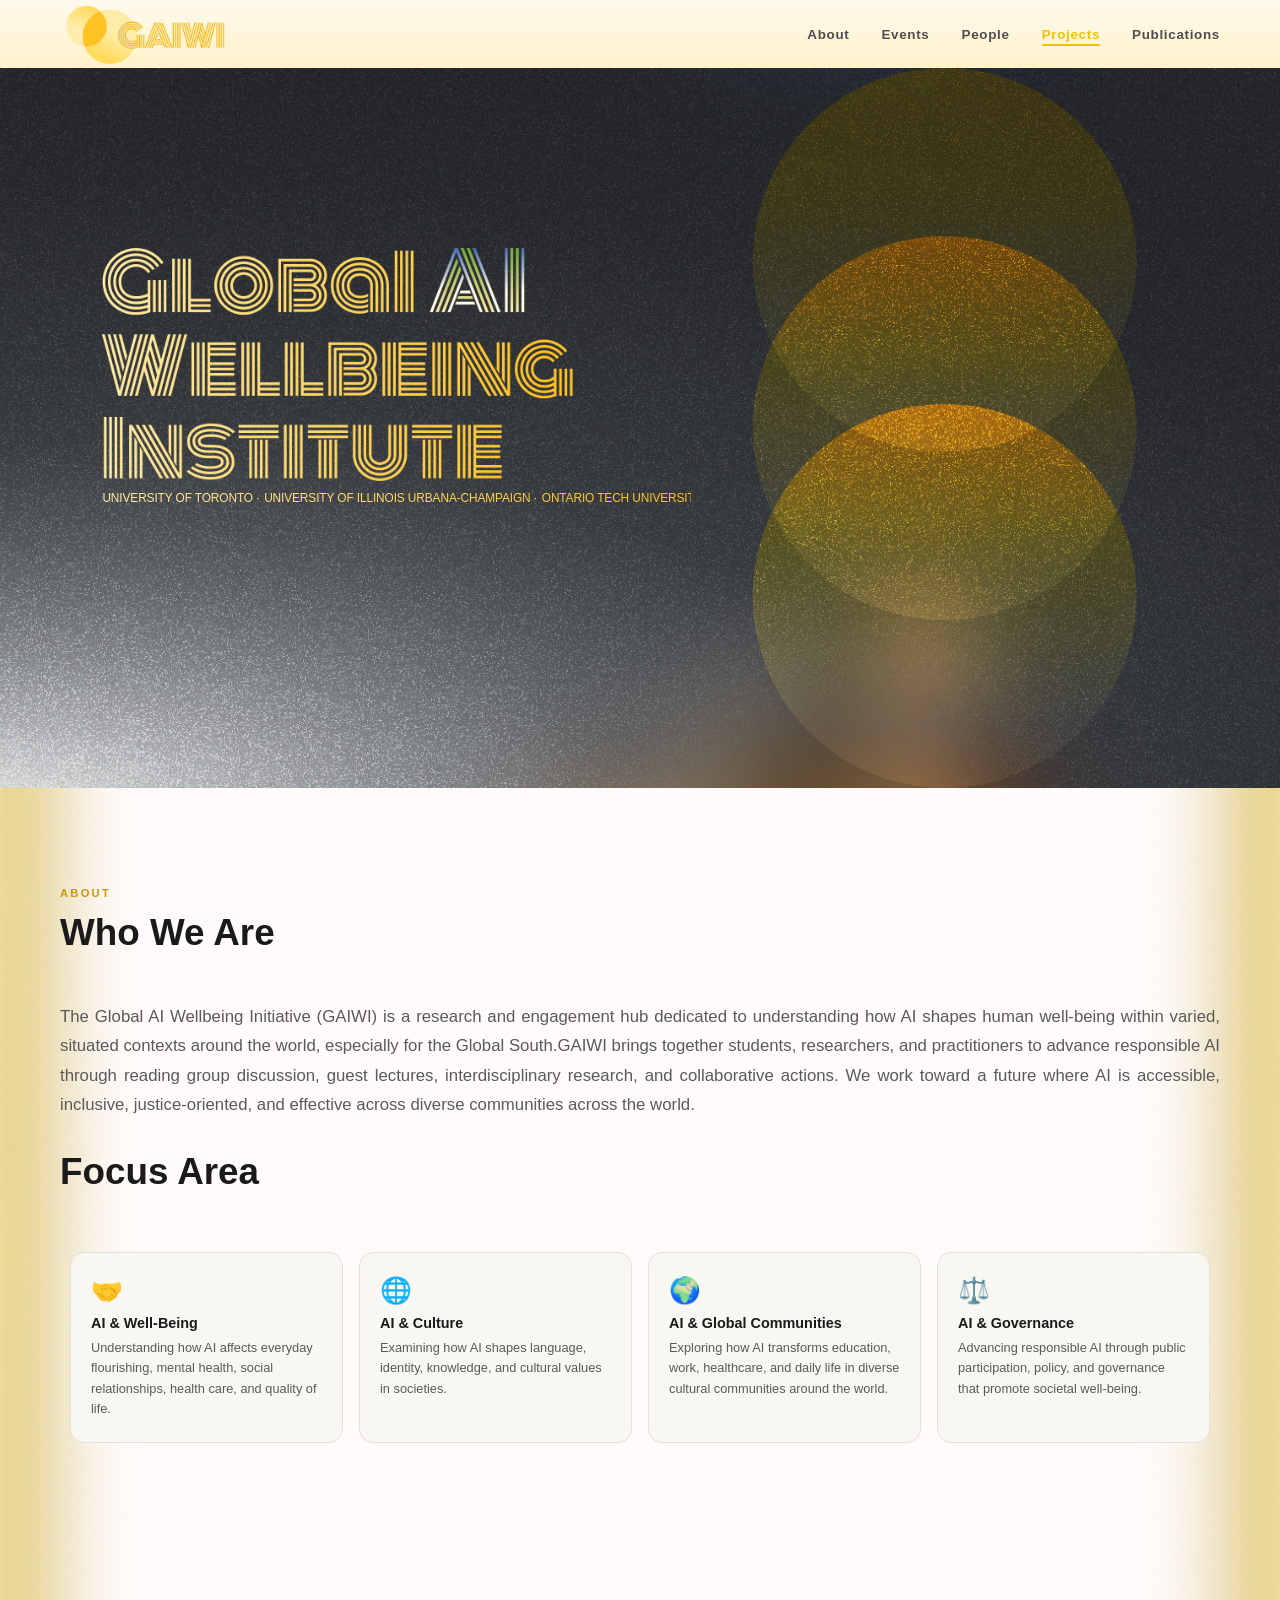
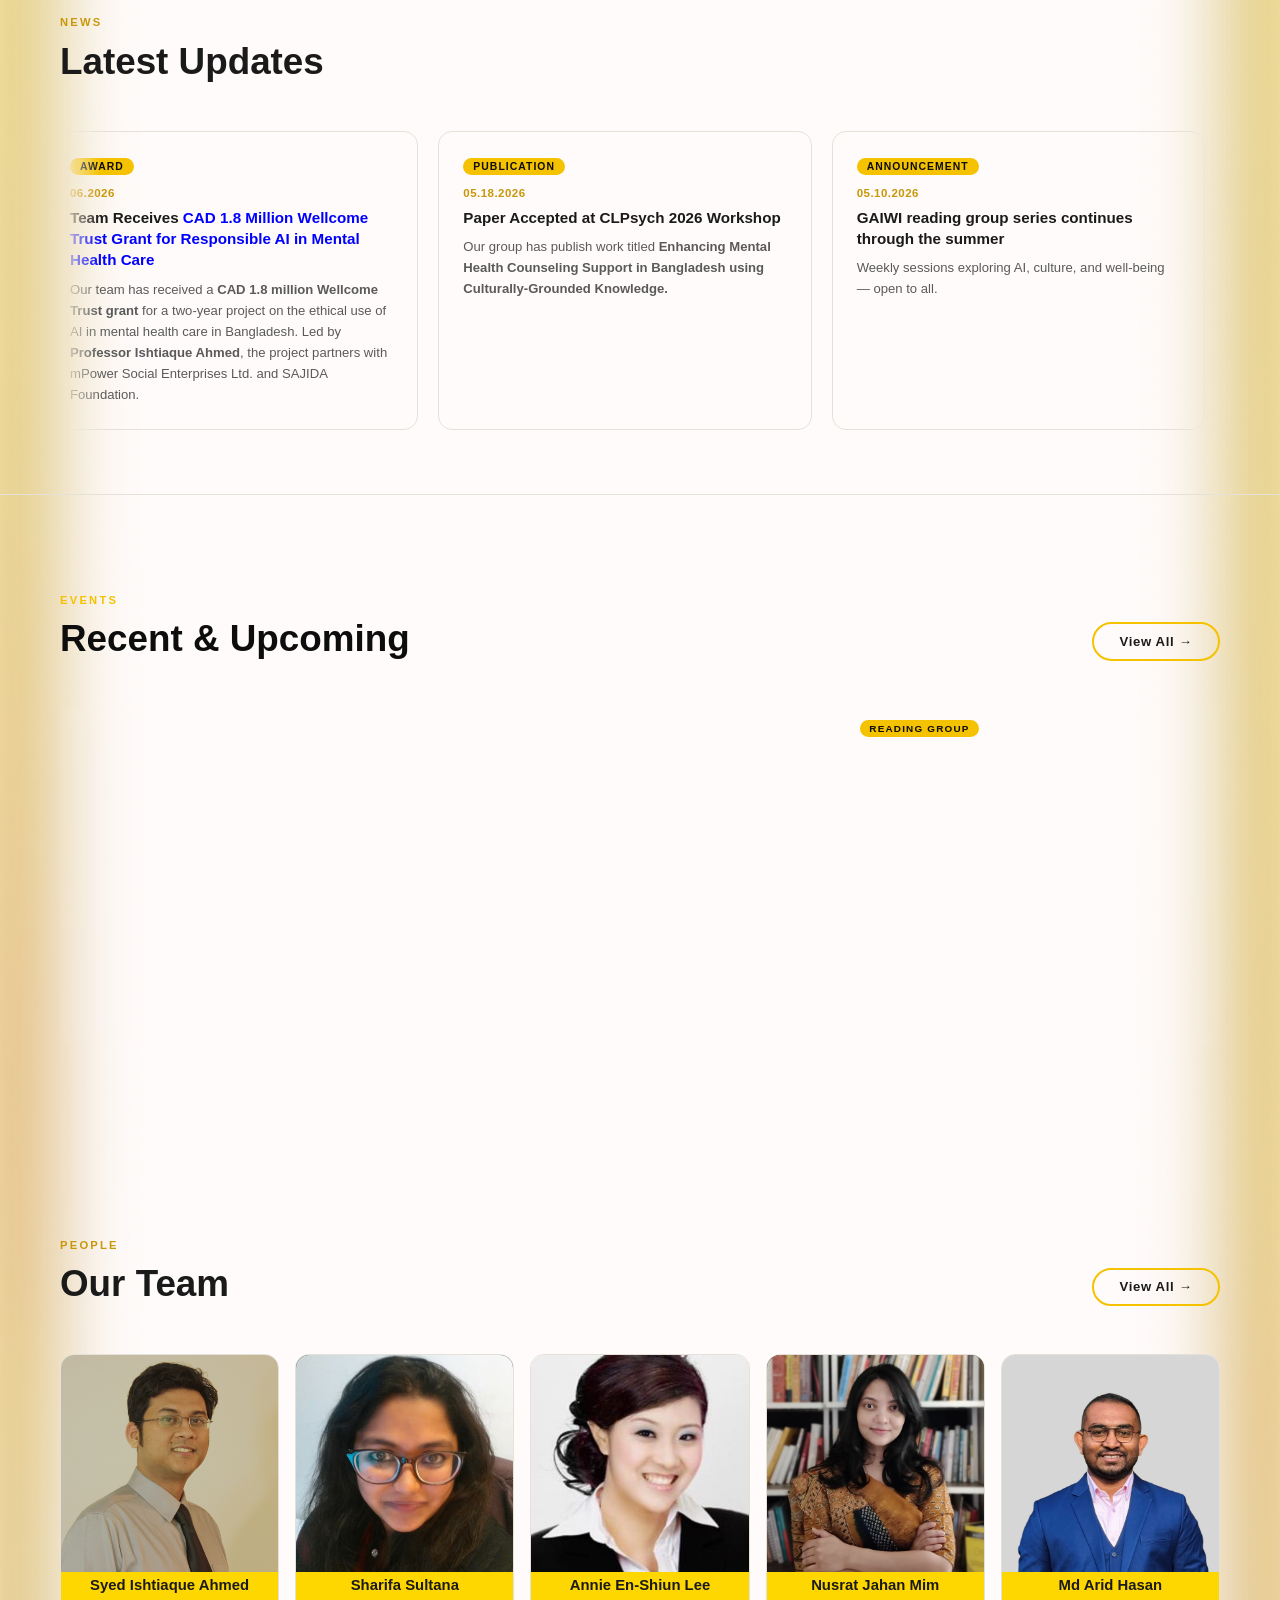
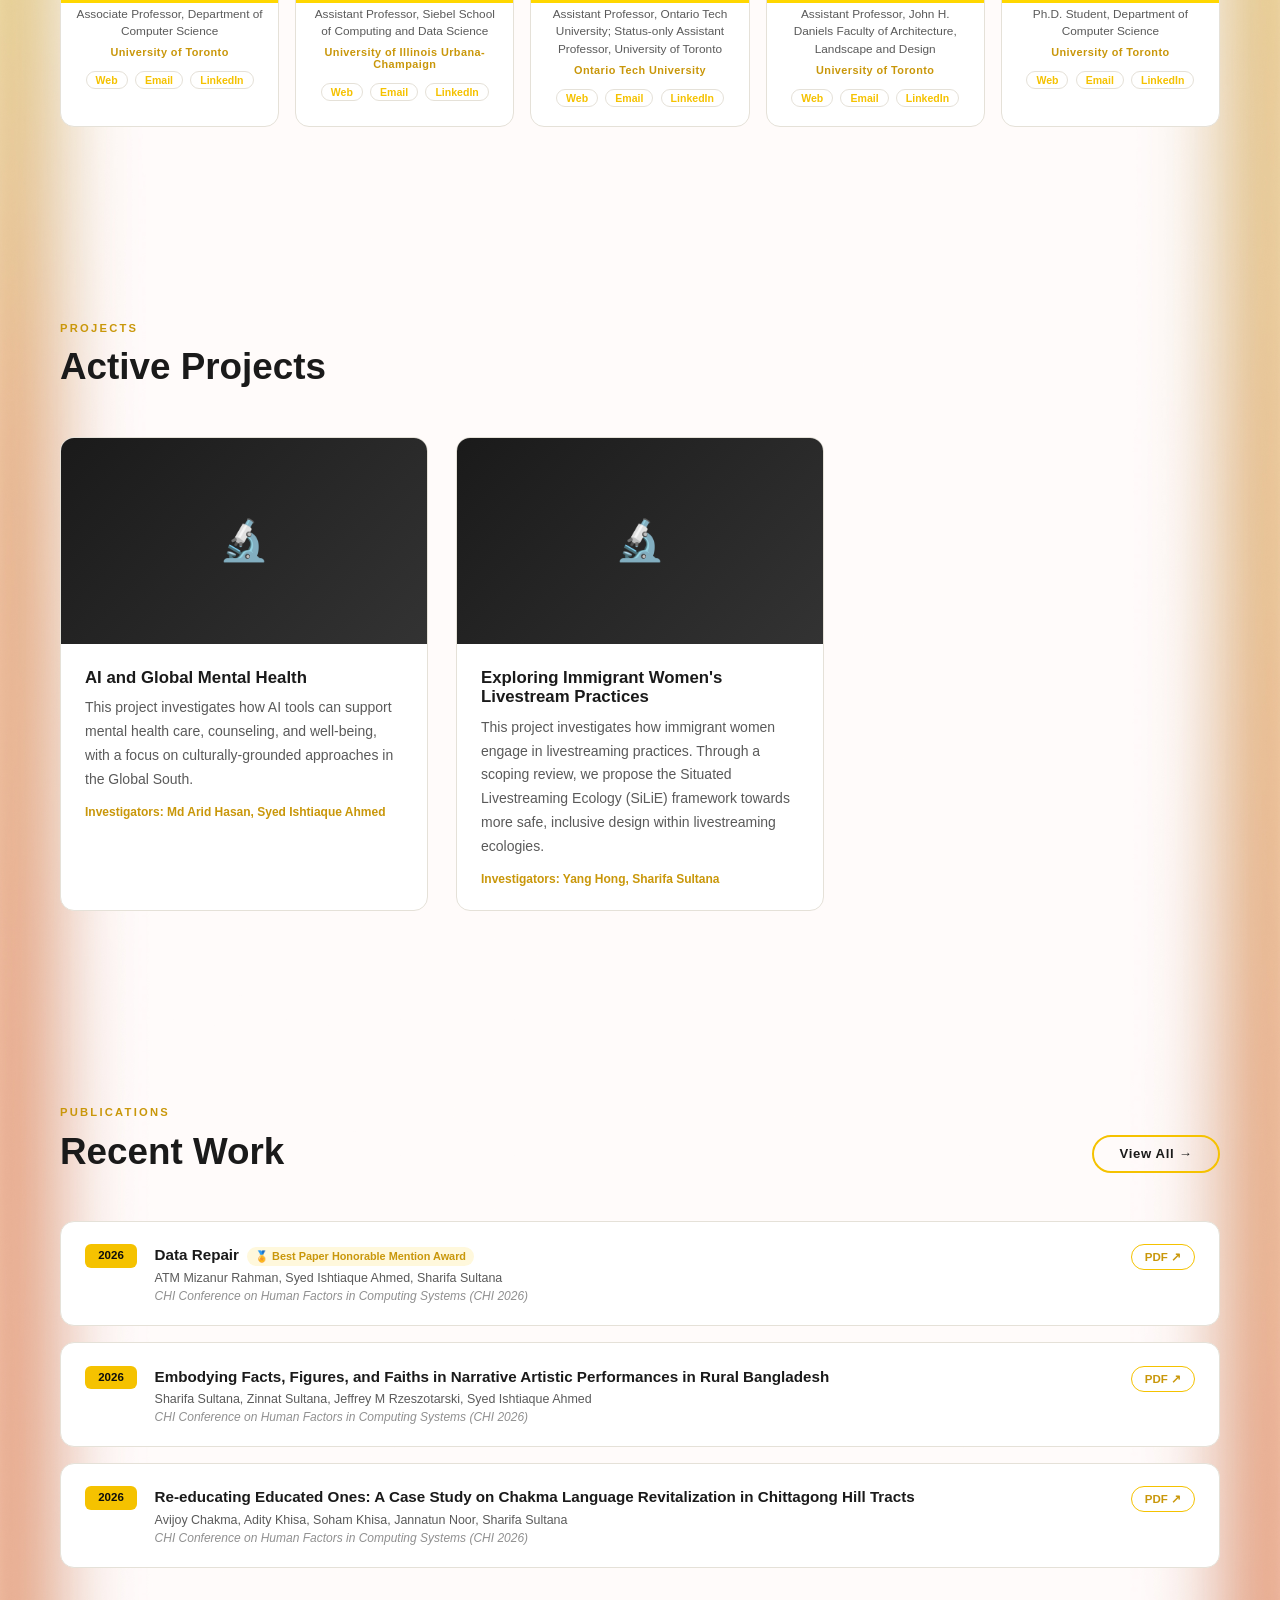
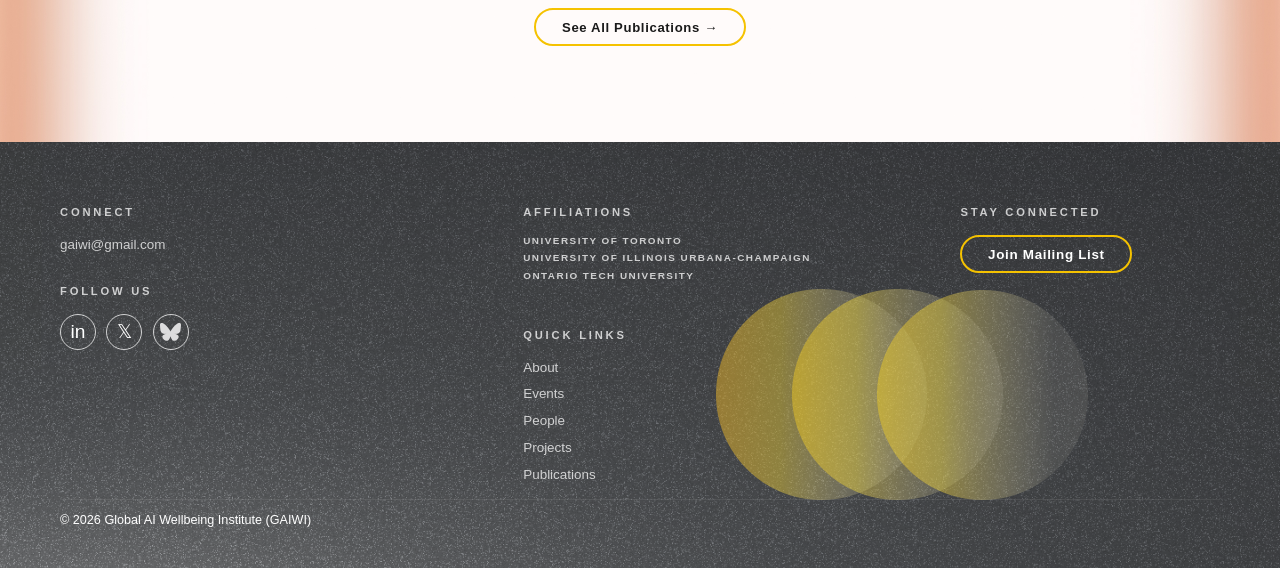
<file: index.html>
<!DOCTYPE html>
<html lang="en">
<head>
  <meta charset="UTF-8">
  <meta name="viewport" content="width=device-width, initial-scale=1.0">
  <title>GAIWI — Global AI Wellbeing Institute</title>
  <meta name="description" content="A research and engagement hub dedicated to understanding how AI shapes human well-being in diverse global contexts.">
  <link rel="icon" type="image/png" href="./images/design_up/favicon.png">
  <link rel="preconnect" href="https://fonts.googleapis.com">
  <link rel="preconnect" href="https://fonts.gstatic.com" crossorigin>
  <link href="https://fonts.googleapis.com/css2?family=Space+Grotesk:wght@400;600;700;800&family=Inter:wght@400;500;600&display=swap" rel="stylesheet">
  <link rel="stylesheet" href="css/style.css">
</head>
<body class="full_page">

  <!-- NAV -->
  <nav id="site-nav" aria-label="Main navigation"></nav>

  <!-- ═══ HERO ═══════════════════════════════════════════════ -->
<!--  <section id="hero">-->
<!--    <div class="hero-bg"></div>-->
<!--    <div class="container">-->
<!--      <div class="hero-content">-->
<!--        &lt;!&ndash; Real gaiwi_title.png wordmark &ndash;&gt;-->
<!--        <img-->
<!--          class="hero-title-img"-->
<!--          src="./images/design_up/gaiwi_title.png"-->
<!--          alt="Global AI Wellbeing Initiative"-->
<!--        >-->
<!--        <div class="hero-affiliations" id="hero-affils"></div>-->
<!--      </div>-->
<!--    </div>-->
<!--  </section>-->

  <section id="hero">
      <div class="fig-flower-blue"></div>
      <div class="fig-flower-orange"></div>
      <div class="fig-soft-overlay"></div>
      <div class="fig-circle fig-circle-1"></div>
      <div class="fig-circle fig-circle-2"></div>
      <div class="fig-circle fig-circle-3"></div>
      <div class="fig-radial-overlay"></div>
      <div class="fig-title">
          <img class="fig-title-vector" src="./images/design_up/gaiwi_title.png" alt="Global AI Wellbeing">
<!--          <div class="fig-institute-text">Institute</div>-->

          <div class="fig-affils" id="hero-affils"></div>
      </div>
  </section>

  <!-- ═══ ABOUT ═══════════════════════════════════════════════ -->
  <section id="about">
    <div class="container">
      <div class="section-header">
        <p class="section-eyebrow">About</p>
        <h2 class="section-title">Who We Are</h2>
      </div>
      <div class="about-inner">
        <div id="about-text" class="about-text"></div>
<!--        <div id="focus-grid" class="focus-grid"></div>-->
      </div>
        <div class="section-header">
            <h2 class="section-title">Focus Area</h2>
        </div>
        <div class="about-inner">
            <div id="focus-grid" class="focus-grid"></div>
        </div>
    </div>
  </section>

  <!-- ═══ EVENTS ══════════════════════════════════════════════ -->
  <section id="events">
    <div class="container">
      <div class="section-header" style="display:flex;align-items:flex-end;justify-content:space-between;flex-wrap:wrap;gap:1rem;">
          <div>
            <p class="section-eyebrow">Events</p>
            <h2 class="section-title">Recent &amp; Upcoming</h2>
          </div>
          <a href="#" class="btn-outline">View All →</a>
      </div>
      <div id="events-grid" class="events-grid"></div>
    </div>
  </section>

  <!-- ═══ PEOPLE PREVIEW ══════════════════════════════════════ -->
  <section id="people-preview">
    <div class="container">
      <div class="section-header" style="display:flex;align-items:flex-end;justify-content:space-between;flex-wrap:wrap;gap:1rem;">
        <div>
          <p class="section-eyebrow">People</p>
          <h2 class="section-title">Our Team</h2>
        </div>
        <a href="people.html" class="btn-outline">View All →</a>
      </div>
      <div id="people-grid" class="people-grid"></div>
    </div>
  </section>

  <!-- ═══ RESEARCH ════════════════════════════════════════════ -->
  <section id="project">
    <div class="container">
      <div class="section-header">
        <p class="section-eyebrow">Projects</p>
        <h2 class="section-title">Active Projects</h2>
      </div>
      <div id="research-grid" class="research-grid"></div>
    </div>
  </section>

  <!-- ═══ PUBLICATIONS PREVIEW ════════════════════════════════ -->
  <section id="publications-preview">
    <div class="container">
      <div class="section-header" style="display:flex;align-items:flex-end;justify-content:space-between;flex-wrap:wrap;gap:1rem;">
        <div>
          <p class="section-eyebrow">Publications</p>
          <h2 class="section-title">Recent Work</h2>
        </div>
        <a href="publications.html" class="btn-outline">View All →</a>
      </div>
      <div id="pub-list" class="pub-list"></div>
      <div class="view-all-wrap">
        <a href="publications.html" class="btn-outline">See All Publications →</a>
      </div>
    </div>
  </section>

  <!-- FOOTER -->
  <footer id="site-footer"></footer>

  <!-- SCRIPTS -->
  <script src="js/data.js"></script>
  <script src="js/news.js"></script>
  <script src="js/components.js"></script>
  <script>
    renderNav('About');
    renderFooter();

    // ── HERO affiliations
    document.getElementById('hero-affils').innerHTML =
      GAIWI_DATA.hero.affiliations
        .map(a => `<span class="hero-affil">${a}</span>`)
        .join('');

    // ── ABOUT
    const about = GAIWI_DATA.about;
    document.getElementById('about-text').innerHTML =
      about.paragraphs.map(p => `<p>${p}</p>`).join('');

    document.getElementById('focus-grid').innerHTML =
      about.focusAreas.map(f => `
        <div class="focus-card">
          <div class="focus-icon">${f.icon}</div>
          <h3>${f.title}</h3>
          <p>${f.description}</p>
        </div>
      `).join('');

    // ── EVENTS
    document.getElementById('events-grid').innerHTML =
      GAIWI_DATA.events.map(e => `
        <div class="event-card">
          <div class="event-thumb">
            ${e.image
              ? `<img src="${e.image}" alt="${e.title}">`
              : `<div class="event-thumb-placeholder"></div>`}
            <span class="event-badge">${e.type}</span>
          </div>
          <div class="event-body">
            <div class="event-date">${e.date}</div>
            <div class="event-title">${e.title}</div>
            <div class="event-desc">${e.description}</div>
          </div>
        </div>
      `).join('');

    // ── PEOPLE PREVIEW (faculty first, up to 4)
    const previewPeople = [
      ...GAIWI_DATA.people.filter(p => p.role === 'faculty'),
      ...GAIWI_DATA.people.filter(p => p.role !== 'faculty')
    ].slice(0, 5);
    document.getElementById('people-grid').innerHTML =
      previewPeople.map(personCardHTML).join('');

    // ── RESEARCH
    document.getElementById('research-grid').innerHTML =
      GAIWI_DATA.research.map(r => `
        <div class="research-card">
          <div class="research-img">
            ${r.image ? `<img src="${r.image}" alt="${r.title}">` : '🔬'}
          </div>
          <div class="research-body">
            <h3>${r.title}</h3>
            <p>${r.description}</p>
            ${r.investigators.length
              ? `<div class="research-investigators">Investigators: ${r.investigators.join(', ')}</div>`
              : ''}
          </div>
        </div>
      `).join('');


    loadPublicationData().then(publications => {
        document.getElementById('pub-list').innerHTML =
            publications.sort((a, b) => (parseInt(b.year) || 0) - (parseInt(a.year) || 0))
                .slice(0, 3).map(pubItemHTML).join('');
    });



    (function () {
        const FOCUS_KEYWORDS = {
            "AI & Well-Being":         ["mental health", "well-being", "wellbeing"],
            "AI & Culture":            ["culture", "ai & culture"],
            "AI & Global Communities": ["community", "global", "immigrant", "livestream"],
            "AI & Governance":         ["governance", "policy"]
        };

        // Case/whitespace-insensitive keyword lookup so the card title
        // doesn't have to match the key character-for-character
        function keywordsFor(title) {
            const norm = s => s.toLowerCase().replace(/\s+/g, ' ').trim();
            const key = Object.keys(FOCUS_KEYWORDS).find(k => norm(k) === norm(title));
            return (FOCUS_KEYWORDS[key] || []).map(k => k.toLowerCase());
        }

        // Cache the data so we don't re-fetch on every card click
        let pubsPromise = null;
        function getPubs() {
            if (!pubsPromise) pubsPromise = loadPublicationData();
            return pubsPromise;
        }

        async function matchPublications(focusTitle) {
            const keywords = keywordsFor(focusTitle);
            const pubs = await getPubs();
            pubs.sort((a, b) => (parseInt(b.year) || 0) - (parseInt(a.year) || 0))
            return pubs.filter(p => {
                const haystack = `${p.category || ''} ${p.title || ''}`.toLowerCase();
                return keywords.some(k => haystack.includes(k));
            });
        }

        function init() {
            const grid = document.getElementById('focus-grid');
            if (!grid) return; // page doesn't have the focus section

            let panel = document.getElementById('focus-pub-panel');
            if (!panel) {
                panel = document.createElement('div');
                panel.id = 'focus-pub-panel';
                panel.style.cssText = `
              grid-column: 1 / -1;
              margin-top: 1.5rem;
              padding: 1.5rem;
              background: var(--light-bg, #F9F7F2);
              border: 1px solid var(--border, #E5E1D8);
              border-radius: var(--radius-md, 14px);
              display: none;
              max-height: 420px;
              overflow-y: auto;
            `;
                grid.appendChild(panel);
            }

            let lastRequestedTitle = null; // guards against out-of-order async renders

            function renderPanel(focusTitle, pubs) {
                const header = `
              <div style="display:flex;justify-content:space-between;align-items:center;margin-bottom:1rem;">
                <strong style="font-family:var(--font-display);font-size:0.85rem;">
                  ${pubs.length ? `Publications related to "${focusTitle}"` : focusTitle}
                </strong>
                <button id="focus-pub-close" style="background:none;border:none;cursor:pointer;font-size:1rem;">✕</button>
              </div>`;
                const body = pubs.length
                    ? `<div class="pub-list">${pubs.map(pubItemHTML).join('')}</div>`
                    : `<p style="font-size:0.85rem;color:var(--text-muted,#5A5A5A);">No related publications yet.</p>`;

                panel.innerHTML = header + body;
                panel.style.display = 'block';
                document.getElementById('focus-pub-close').addEventListener('click', () => {
                    panel.style.display = 'none';
                    document.querySelectorAll('.focus-card').forEach(c => c.classList.remove('active'));
                });
                panel.scrollIntoView({ behavior: 'smooth', block: 'nearest' });
            }

            document.querySelectorAll('.focus-card').forEach(card => {
                const h3 = card.querySelector('h3');
                if (!h3) return;
                card.style.cursor = 'pointer';
                const title = h3.textContent.trim();

                card.addEventListener('click', () => {
                    const isActive = card.classList.contains('active');
                    document.querySelectorAll('.focus-card').forEach(c => c.classList.remove('active'));

                    if (isActive) {
                        panel.style.display = 'none';
                        return;
                    }
                    card.classList.add('active');
                    lastRequestedTitle = title;
                    matchPublications(title).then(matched => {
                        if (lastRequestedTitle === title) renderPanel(title, matched);
                    });
                });
            });

            const style = document.createElement('style');
            style.textContent = `
          .focus-card.active { border-color: var(--gold, #F5C200) !important; box-shadow: 0 6px 24px rgba(245,194,0,0.18); }
          .focus-card.active::before { transform: scaleX(1) !important; }
        `;
            document.head.appendChild(style);
        }

        if (document.readyState === 'loading') {
            document.addEventListener('DOMContentLoaded', init);
        } else {
            init();
        }
    })();


    // ============================================================
    // Auto-Scrolling News Block (3 visible at a time) — before #events
    // Paste into the browser console on index.html
    // ============================================================

    (function () {
        // Remove a previous version if you already ran this once
        document.getElementById('news')?.remove();

        // 1. News data — edit this array to add/update news items.

        // 2. CSS
  //       const style = document.createElement('style');
  //       style.textContent = `
  //
  // `;
  //       document.head.appendChild(style);

        // 3. Build markup — duplicate the list so the loop is seamless
        const section = document.createElement('section');
        section.id = 'news';
        section.innerHTML = `
        <div class="container">
          <div class="section-header">
            <p class="section-eyebrow">News</p>
            <h2 class="section-title">Latest Updates</h2>
          </div>
          <div class="news-scroll-wrap" id="news-wrap">
            <div class="news-track" id="news-track"></div>
          </div>
        </div>
      `;

        const eventsSection = document.getElementById('events');
        eventsSection.parentNode.insertBefore(section, eventsSection);

        const track = document.getElementById('news-track');
        const wrap  = document.getElementById('news-wrap');
        const cardHTML = n => `
            <div class="news-card">
              <span class="news-tag">${n.tag}</span>
              <div class="news-date">${n.date}</div>
              <div class="news-title">${n.title}</div>
              <div class="news-desc">${n.description}</div>
            </div>
          `;
        // Duplicate the data set twice for a seamless infinite loop
        track.innerHTML = NEWS_DATA.map(cardHTML).join('') + NEWS_DATA.map(cardHTML).join('');

        // 4. Size cards so exactly 3 fit in the visible container
        function sizeCards() {
            const gap = 20; // 1.25rem
            const containerWidth = wrap.clientWidth;
            const cardWidth = (containerWidth - gap * 2) / 3;
            document.documentElement.style.setProperty('--news-card-w', `${cardWidth}px`);
            return cardWidth + gap;
        }
        let step = sizeCards();
        window.addEventListener('resize', () => { step = sizeCards(); });

        // 5. Continuous auto-scroll loop (marquee style)
        let offset = 0;
        let paused = false;
        const speed = 0.5; // px per frame — increase for faster scroll

        function tick() {
            if (!paused) {
                offset += speed;
                const loopPoint = step * NEWS_DATA.length; // width of one full set
                if (offset >= loopPoint) offset -= loopPoint;
                track.style.transform = `translateX(-${offset}px)`;
            }
            requestAnimationFrame(tick);
        }
        requestAnimationFrame(tick);

        // Pause on hover for readability
        wrap.addEventListener('mouseenter', () => paused = true);
        wrap.addEventListener('mouseleave', () => paused = false);
    })();

  </script>


</body>
</html>
</file>
<file: css/style.css>
/* ============================================================
   GAIWI — Shared Styles
   Design tokens live at the top. Edit only tokens for rebranding.
   ============================================================ */

/* ── TOKENS ─────────────────────────────────────────────── */
:root {
    --gold:       #F5C200;
    --gold-dim:   #C9970A;
    --gold-pale:  #FFF8DC;
    --black:      #0D0D0D;
    --dark:       #161616;
    --dark-card:  #222222;
    --mid:        #3A3A3A;
    --light-bg:   #F9F7F2;
    --white:      #FFFFFF;
    --text:       #1A1A1A;
    --text-muted: #5A5A5A;
    --text-light: #909090;
    --border:     #E5E1D8;

    --radius-sm:  6px;
    --radius-md:  14px;
    --radius-lg:  24px;
    --font-display: 'Roboto', sans-serif;
    --font-body:    'Roboto', sans-serif;

    --max-w: 1160px;
    --section-gap: 96px;
}

/* ── RESET ───────────────────────────────────────────────── */
*, *::before, *::after { box-sizing: border-box; margin: 0; padding: 0; }
html { scroll-behavior: smooth; }
body {
    font-family: var(--font-body);
    color: var(--text);
    background: var(--white);
    -webkit-font-smoothing: antialiased;
}

/* FIX #5: consistent, device-safe page background.
   - 100% auto keeps the image undistorted at full width
   - background-color continues seamlessly once the image ends on long pages
     (adjust #F9F7F2 to match the bottom edge of Background.jpg) */
.full_page {
    background-image: url('../images/design_up/Background.jpg');
    background-size: 100% 100%;
    background-repeat: no-repeat;
}

img { display: block; max-width: 100%; }
a { color: inherit; text-decoration: none; }

/* ── TYPOGRAPHY ──────────────────────────────────────────── */
h1, h2, h3, h4, h5 { font-family: var(--font-display); font-weight: 700; line-height: 1.15; }
p { line-height: 1.75; }

.section-eyebrow {
    font-family: var(--font-display);
    font-size: 0.7rem;
    font-weight: 700;
    letter-spacing: 0.2em;
    text-transform: uppercase;
    color: var(--gold-dim);
    margin-bottom: 0.5rem;
}
.section-title {
    font-size: clamp(1.65rem, 3vw, 2.3rem);
    font-weight: 700;
    color: var(--text);
}

/* ── LAYOUT ──────────────────────────────────────────────── */
.container {
    width: 92%;
    max-width: var(--max-w);
    margin-inline: auto;
}
section { padding: var(--section-gap) 0; }
.section-header { margin-bottom: 3rem; }

/* ── NAV ─────────────────────────────────────────────────── */
/* FIX #1: removed trailing comma that invalidated the gradient */
#site-nav {
    background: linear-gradient(to top, #FFF3CA 0%, #FDF9ED 100%);
    position: fixed;
    top: 0; left: 0; right: 0;
    z-index: 200;
    transition: background 0.35s, backdrop-filter 0.35s, box-shadow 0.35s;
}

#site-nav.scrolled {
    background-color: #FFEDC3;
    backdrop-filter: blur(12px);
    -webkit-backdrop-filter: blur(12px);
    box-shadow: 0 1px 0 rgba(245,194,0,0.18);
}
.nav-inner {
    display: flex;
    align-items: center;
    justify-content: space-between;
    height: 68px;
}
.nav-logo {
    display: flex;
    align-items: center;
    flex-shrink: 0;
}
.nav-logo img {
    height: 65px;
    width: auto;
}
.nav-links {
    display: flex;
    list-style: none;
    gap: 2rem;
    align-items: center;
}
/* FIX #10: removed no-op `gap` on anchors */
.nav-links a {
    font-family: 'Roboto', sans-serif;
    font-size: 0.84rem;
    font-weight: 600;
    letter-spacing: 0.05em;
    color: #4D4D4D;
    transition: color 0.2s;
    position: relative;
}
.nav-links a::after {
    content: '';
    position: absolute;
    left: 0; right: 0; bottom: -4px;
    height: 2px;
    background: var(--gold);
    border-radius: 2px;
    transform: scaleX(0);
    transition: transform 0.2s;
}
.nav-links a:hover { color: var(--gold); }
.nav-links a:hover::after,
.nav-links a.active::after { transform: scaleX(1); }
.nav-links a.active { color: var(--gold); }

/* Burger */
.nav-burger {
    display: none;
    flex-direction: column;
    gap: 5px;
    cursor: pointer;
    padding: 6px;
    background: none;
    border: none;
}
/* FIX #3: dark bars so the burger is visible on the light nav */
.nav-burger span {
    display: block;
    width: 24px; height: 2px;
    background: var(--text);
    border-radius: 2px;
    transition: 0.3s;
}

/* FIX #9: ease nav spacing on tablets before the burger kicks in */
@media (max-width: 900px) {
    .nav-links { gap: 1.1rem; }
    .nav-links a { font-size: 0.78rem; }
}

@media (max-width: 720px) {
    .nav-burger { display: flex; }
    .nav-links {
        position: fixed;
        top: 68px; left: 0; right: 0;
        /*background: rgba(13,13,13,0.98);*/
        background: linear-gradient(to top, #FFF3CA 0%, #FDF9ED 100%);
        flex-direction: column;
        gap: 0;
        padding: 0.5rem 0 1.5rem;
        transform: translateY(-120%);
        transition: transform 0.3s;
        backdrop-filter: blur(12px);
    }
    .nav-links.open { transform: translateY(0); }
    .nav-links a { display: block; padding: 0.9rem 1.5rem; font-size: 1rem; }
    /* FIX #2: readable light text on the dark mobile menu */
    .nav-links a { color: #4D4D4D; }
    .nav-links a:hover,
    .nav-links a.active { color: var(--gold); }
    .nav-links a::after { display: none; }

    /* FIX #7: hero sizing and figure layout on phones */
    #hero { min-height: 45vh; }
    .fig-title { width: 70%; left: 6%; top: 25%; }
    .fig-affils { font-size: 9px; white-space: normal; }
}

/* ── HERO ─────────────────────────────────────────────────── */
/* FIX #10: removed no-op `inset: 0` on a static-flow element */
#hero {
    position: relative;
    width: 100%;
    align-items: center;
    min-height: 80vh;
    overflow: hidden;
    background-image: url('../images/design_up/banner-bg.png');
    background-size: cover;
    background-position: center right;
    z-index: 0;
    padding: 0;
    margin-top: 68px;
}

/* flower_blue — 2342.36×1313 @ (34, -1703) rotate(-105deg) */
.fig-flower-blue {
    position: absolute;
    width: 162.664%;              /* 2342.36 / 1440 */
    height: 179.616%;             /* 1313 / 731 */
    left: 2.361%;                 /* 34 / 1440 */
    top: -200.969%;               /* -1703 / 731 */
    background-image: url('../images/design_up/banner-blueflower.png');
    background-size: cover;
    background-position: center;
    filter: blur(62px);
    transform: rotate(-105deg);
    /*opacity: 0.3;*/
    /*mix-blend-mode: overlay;*/
    pointer-events: none;
}

/* flower_orange — 1446.89×742 @ (189, 247.37) rotate(-16.81deg) */
.fig-flower-orange {
    position: absolute;
    width: 100.478%;              /* 1446.89 / 1440 */
    height: 101.503%;             /* 742 / 731 */
    left: 13.125%;                /* 189 / 1440 */
    top: 70.840%;                 /* 247.37 / 731 */
    background-image: url('../images/design_up/banner-orangeflower.png');
    background-size: cover;
    background-position: center;
    filter: blur(47px);
    transform: rotate(-16.81deg);
    /*mix-blend-mode: overlay;*/
    /*opacity: 0.3;*/
    pointer-events: none;
}

/* Rectangle 1 — full-bleed texture, soft-light blend */
.fig-soft-overlay {
    position: absolute;
    inset: 0;
}


/* circle1 / circle2 / circle3 — 445×445, left: calc(50% + 337.5px) */
.fig-circle {
    position: absolute;
    width: 30%;                              /* 445 / 1440 */
    aspect-ratio: 1 / 1;
    left: calc(40% + 23.438%);                    /* 337.5 / 1440 */
    transform: translateX(-15.451%);              /* center the circle on that point */
    background: linear-gradient(360deg, rgba(255,251,231,0.2) 15.77%, #EBCD38 69.59%, #FFC225 98.54%);
    mix-blend-mode: overlay;
    opacity: 0.8;
    border-radius: 50%;
    /*pointer-events: none;*/
}
.fig-circle-1 { top: 0; }
.fig-circle-2 { top: 50%; transform: translate(-15.451%, -50%); }
.fig-circle-3 { bottom: 0; }

/* Rectangle 5480 — radial gradient overlay */
.fig-radial-overlay {
    position: absolute;
    inset: 0;
    background: radial-gradient(126% 91.37% at 2.85% 106.49%, #EAEAEA 0%, rgba(72,80,89,0.4) 59.5%, rgba(20,25,37,0.4) 100%);
    mix-blend-mode: overlay;
    /*opacity: 0.8;*/
    pointer-events: none;
}

/* Affiliations line
   FIX #6: anchored inside the hero (top:105% was clipped by overflow:hidden)
   FIX #10: unquoted sans-serif fallback */
.fig-affils {
    /*position: absolute;*/
    /*top: auto;*/
    margin-top: 10px;
    bottom: 4%;
    font-family: 'Roboto', sans-serif;
    font-weight: 400;
    font-size: clamp(9px, 0.93vw, 13.4px);
    /*line-height: 110%;*/
    letter-spacing: -0.01em;
    text-transform: uppercase;
    background: linear-gradient(270deg, #FFC225 7.19%, #FFECA8 100%);
    -webkit-background-clip: text;
    background-clip: text;
    -webkit-text-fill-color: transparent;
    color: transparent;
    z-index: 2;
    white-space: nowrap;
}

.hero-affil {
    padding-right: 0.3rem;
}
.hero-affil:not(:last-child)::after {
    /*left: 0.5rem;*/
    content: "  ·";
    right: 0.5rem;
    /*color: var(--gold);*/
    /*opacity: 0.7;*/
}

/* title group — 557.45×275.94 @ (164.8, 196) */
.fig-title {
    position: absolute;
    width: 46%;
    left: 8%;                                  /* 164.8 / 1440 */
    top: 25%;                                   /* 196 / 731 */
    z-index: 2;
}

/* Vector — the "Global AI Wellbeing" wordmark graphic (gaiwi_title.png) */
.fig-title-vector {
    display: block;
    width: 80%;
    height: auto;
    mix-blend-mode: overlay;
    pointer-events: none;
}

/* Base state — add `transition` to each moving element */
.fig-flower-blue   { transition: top 0.9s ease; }
.fig-flower-orange { transition: top 0.9s ease; }
.fig-circle         { transition: top 0.9s ease, bottom 0.9s ease, transform 0.9s ease; }

/* Hover triggers — hovering anywhere on #hero moves all four layers */
#hero:hover .fig-flower-blue   { top: -185%; }   /* blue flower drifts down */
#hero:hover .fig-flower-orange { top: 40%; }     /* orange flower drifts up */
#hero:hover .fig-circle-1      { top: 7%; opacity: 0.8;}     /* top circle moves toward center */
#hero:hover .fig-circle-3      { bottom: 7%; opacity: 0.8;}  /* bottom circle moves toward center */

/* ── ABOUT ───────────────────────────────────────────────── */
#about {
}

.about-inner {
    display: grid;
    grid-template-columns: 1fr;
    gap: 4rem;
    align-items: start;
}
@media (max-width: 860px) {
    .about-inner { grid-template-columns: 1fr; gap: 2.5rem; }
}

.about-text p {
    color: var(--text-muted);
    font-size: 1.05rem;
    margin-bottom: 1.1rem;
    text-align: justify;
}
.about-text p:last-child { margin-bottom: 2rem; }

.focus-grid {
    display: grid;
    grid-template-columns: 1fr 1fr 1fr 1fr;
    gap: 1rem;
    padding: 10px;
}
/* FIX: intermediate breakpoint so four cards don't crush on tablets */
@media (max-width: 860px) {
    .focus-grid { grid-template-columns: 1fr 1fr; }
}
@media (max-width: 520px) {
    .focus-grid { grid-template-columns: 1fr; }
}

.focus-card {
    background: var(--light-bg);
    border: 1px solid var(--border);
    border-radius: var(--radius-md);
    padding: 1.4rem 1.25rem;
    transition: border-color 0.25s, box-shadow 0.25s, transform 0.25s;
    position: relative;
    overflow: hidden;
}
.focus-card::before {
    content: '';
    position: absolute;
    top: 0; left: 0; right: 0;
    height: 3px;
    background: var(--gold);
    transform: scaleX(0);
    transform-origin: left;
    transition: transform 0.3s;
}
.focus-card:hover { border-color: var(--gold); transform: translateY(-3px); box-shadow: 0 6px 24px rgba(245,194,0,0.1); }
.focus-card:hover::before { transform: scaleX(1); }
.focus-icon { font-size: 1.6rem; margin-bottom: 0.6rem; }
.focus-card h3 { font-size: 0.9rem; font-weight: 700; margin-bottom: 0.4rem; }
.focus-card p { font-size: 0.8rem; color: var(--text-muted); line-height: 1.6; }

/* ── EVENTS ──────────────────────────────────────────────── */
#events {
    position: relative;
    overflow: hidden;
}

#events::before {
    content: '';
    position: absolute;
    inset: 0;
    opacity: 0.25;
    z-index: 0;
}

#events .container { position: relative; z-index: 1; }
#events .section-eyebrow { color: var(--gold); }
#events .section-title { color: var(--black); }

.events-grid {
    display: grid;
    grid-template-columns: repeat(auto-fill, minmax(300px, 1fr));
    gap: 1.5rem;
}
.event-card {
    background: rgba(255,255,255,0.05);
    border: 1px solid var(--border);
    border-radius: var(--radius-md);
    overflow: hidden;
    transition: border-color 0.25s, box-shadow 0.25s, transform 0.25s;
    backdrop-filter: blur(4px);
    border-bottom: 6px solid var(--gold);
}
.event-card:hover {
    border-color: var(--gold);
    box-shadow: 0 8px 32px rgba(245,194,0,0.12);
    transform: translateY(-4px);
}
.event-thumb {
    width: 100%;
    aspect-ratio: 16/9;
    position: relative;
    overflow: hidden;
    box-shadow: 0px 3px 15px 0px rgba(0,0,0,0.35);
}
.event-thumb-placeholder {
    width: 100%;
    height: 100%;
    background: linear-gradient(135deg, #1a1a1a 0%, #2e2e2e 100%);
    display: flex;
    align-items: center;
    justify-content: center;
    background-size: cover;
    background-position: center;
}
.event-thumb img { width: 100%; height: 100%; object-fit: cover; }
.event-badge {
    position: absolute;
    top: 10px; left: 10px;
    background: var(--gold);
    color: var(--black);
    font-family: var(--font-display);
    font-size: 0.62rem;
    font-weight: 800;
    letter-spacing: 0.12em;
    text-transform: uppercase;
    padding: 3px 9px;
    border-radius: 20px;
}
.event-body { padding: 1.2rem 1.25rem 1.4rem; }
.event-date { font-size: 0.72rem; font-weight: 700; color: var(--gold); font-family: var(--font-display); margin-bottom: 0.4rem; letter-spacing: 0.05em; }
.event-title { font-size: 0.95rem; font-weight: 700; color: var(--black); margin-bottom: 0.3rem; line-height: 1.35; }
.event-desc { font-size: 0.8rem; color: var(--black); }

/* ── PEOPLE PREVIEW ──────────────────────────────────────── */
#people-preview {
}

.people-grid {
    display: grid;
    grid-template-columns: repeat(auto-fill, minmax(200px, 1fr));
    gap: 1rem;
}
.person-card {
    border: 1px solid var(--border);
    border-radius: var(--radius-md);
    background: var(--white);
    overflow: hidden;
    text-align: center;
    transition: box-shadow 0.25s, transform 0.25s, border-color 0.25s;
}
.person-card:hover {
    box-shadow: 0 8px 32px rgba(0,0,0,0.09);
    transform: translateY(-4px);
    border-color: var(--gold);
}
.person-photo {
    aspect-ratio: 1/1;
    background: linear-gradient(135deg, #242424 0%, #3a3a3a 100%);
    display: flex;
    align-items: center;
    justify-content: center;
    font-size: 3rem;
    color: rgba(255,255,255,0.12);
    overflow: hidden;
}
.person-photo img { width: 100%; height: 100%; object-fit: cover; }
.person-photo .placeholder-initials {
    font-family: var(--font-display);
    font-size: 2rem;
    font-weight: 700;
    color: rgba(245,194,0,0.35);
}
.person-info-name { padding: 0.25rem 0.25rem 0.25rem; }
.person-info { padding: 0.15rem 0.9rem 1.2rem; }
.person-name { font-size: 0.93rem; font-weight: 700; margin-bottom: 0.3rem; line-height: 1.25; }
.person-title { font-size: 0.74rem; color: var(--text-muted); line-height: 1.5; margin-bottom: 0.3rem; }
.person-institution { font-size: 0.68rem; color: var(--gold-dim); font-weight: 700; font-family: var(--font-display); letter-spacing: 0.04em; margin-bottom: 0.8rem; }
.person-links { display: flex; justify-content: center; gap: 0.45rem; flex-wrap: wrap; }
.person-links a {
    font-size: 0.66rem;
    font-weight: 700;
    font-family: var(--font-display);
    color: var(--gold);
    border: 1.5px solid var(--border);
    padding: 2px 9px;
    border-radius: 20px;
    transition: border-color 0.2s, color 0.2s;
}
.person-links a:hover { color: var(--gold-dim); border-color: var(--gold); }

/* People page section labels */
.people-section-label {
    font-family: var(--font-display);
    font-size: 0.72rem;
    font-weight: 800;
    letter-spacing: 0.18em;
    text-transform: uppercase;
    color: var(--text-light);
    border-bottom: 1px solid var(--border);
    padding-bottom: 0.6rem;
    margin-bottom: 1.75rem;
    margin-top: 3rem;
}
.people-section-label:first-of-type { margin-top: 0; }

/* ── RESEARCH ────────────────────────────────────────────── */
#research {
}

.research-grid {
    display: grid;
    grid-template-columns: repeat(auto-fill, minmax(320px, 1fr));
    gap: 1.75rem;
}
.research-card {
    background: var(--white);
    border: 1px solid var(--border);
    border-radius: var(--radius-md);
    overflow: hidden;
    transition: box-shadow 0.25s, transform 0.25s;
}
.research-card:hover { box-shadow: 0 8px 32px rgba(0,0,0,0.09); transform: translateY(-4px); }
.research-img {
    aspect-ratio: 16/9;
    background: linear-gradient(135deg, #1a1a1a 0%, #333 100%);
    display: flex;
    align-items: center;
    justify-content: center;
    font-size: 2.5rem;
}
.research-img img { width: 100%; height: 100%; object-fit: cover; }
.research-body { padding: 1.5rem; }
.research-body h3 { font-size: 1.05rem; font-weight: 700; margin-bottom: 0.6rem; }
.research-body p { font-size: 0.875rem; color: var(--text-muted); line-height: 1.7; margin-bottom: 0.85rem; }
.research-investigators { font-size: 0.75rem; color: var(--gold-dim); font-weight: 700; font-family: var(--font-display); }

/* ── PUBLICATIONS ────────────────────────────────────────── */
#publications-preview {
}

.pub-list { display: flex; flex-direction: column; gap: 1rem; }
.pub-item {
    background: var(--white);
    border: 1px solid var(--border);
    border-radius: var(--radius-md);
    padding: 1.4rem 1.5rem;
    display: grid;
    grid-template-columns: 52px 1fr auto;
    gap: 1.1rem;
    align-items: start;
    transition: border-color 0.25s, box-shadow 0.25s;
}
.pub-item:hover { border-color: var(--gold); box-shadow: 0 4px 20px rgba(245,194,0,0.1); }
.pub-year {
    font-family: var(--font-display);
    font-size: 0.72rem;
    font-weight: 800;
    background: var(--gold);
    color: var(--black);
    border-radius: var(--radius-sm);
    text-align: center;
    padding: 5px 4px;
    line-height: 1.2;
    align-self: start;
}
.pub-title { font-size: 0.95rem; font-weight: 700; margin-bottom: 0.3rem; line-height: 1.4; }
.pub-award {
    display: inline-flex;
    align-items: center;
    gap: 3px;
    font-size: 0.68rem;
    font-weight: 700;
    color: var(--gold-dim);
    font-family: var(--font-display);
    background: var(--gold-pale);
    border-radius: 20px;
    padding: 2px 8px;
    margin-left: 0.5rem;
    vertical-align: middle;
    white-space: nowrap;
}
.pub-authors { font-size: 0.78rem; color: var(--text-muted); margin-bottom: 0.25rem; }
.pub-venue { font-size: 0.75rem; color: var(--text-light); font-style: italic; }
.pub-pdf {
    display: inline-flex;
    align-items: center;
    gap: 5px;
    font-family: var(--font-display);
    font-size: 0.72rem;
    font-weight: 700;
    color: var(--gold-dim);
    border: 1.5px solid var(--gold);
    border-radius: 20px;
    padding: 5px 13px;
    white-space: nowrap;
    transition: background 0.2s, color 0.2s;
    flex-shrink: 0;
}
.pub-pdf:hover { background: var(--gold); color: var(--black); }

@media (max-width: 600px) {
    .pub-item { grid-template-columns: 52px 1fr; }
    .pub-pdf { grid-column: 2; margin-top: 0.5rem; width: fit-content; }
}

/* ── BUTTONS ─────────────────────────────────────────────── */
.btn-outline {
    display: inline-flex;
    align-items: center;
    gap: 8px;
    font-family: var(--font-display);
    font-size: 0.82rem;
    font-weight: 700;
    letter-spacing: 0.05em;
    border: 2px solid var(--gold);
    color: var(--text);
    padding: 0.6rem 1.6rem;
    border-radius: 40px;
    transition: background 0.2s, color 0.2s;
}
.btn-outline:hover { background: var(--gold); color: var(--black); }
.btn-outline-inv {
    border-color: var(--gold);
    color: var(--white);
}
.btn-outline-inv:hover { background: var(--gold); color: var(--black); }

.view-all-wrap { margin-top: 2.5rem; text-align: center; }

/* ── FOOTER ──────────────────────────────────────────────── */
#site-footer {
    padding: 64px 0 36px 0;
    background-image: url("../images/design_up/banner-bg.png");
    position: relative;
    background-size: cover;
    background-repeat: no-repeat;
    background-position: center;
    overflow: hidden;
}

#site-footer::before {
    content: '';
    position: absolute;
    inset: 0;
    margin-right: 15%;
    margin-bottom: 3%;
    background-image: url('../images/design_up/Footer.png');
    background-size: auto;
    background-repeat: no-repeat;
    background-position: bottom right;
    opacity: 0.9;
}
#site-footer .container { position: relative; z-index: 1; }

.footer-grid {
    display: grid;
    grid-template-columns: 1.6fr 1.5fr 1fr;
    gap: 3rem;
    margin-bottom: 1rem;
}
.footer-logo {
    display: flex;
    align-items: center;
    margin-bottom: 1rem;
}
.footer-logo img {
    height: 36px;
    width: auto;
    mix-blend-mode: screen;
    filter: brightness(1.05);
}

.footer-brand h4 {
    /*margin-top: 2rem;*/
    font-family: var(--font-display);
    font-size: 0.7rem;
    font-weight: 800;
    letter-spacing: 0.25em;
    text-transform: uppercase;
    color: rgba(255,255,255,0.75);
    margin-bottom: 1rem;
}

.footer-brand ul { list-style: none; display: flex; flex-direction: column; gap: 0.55rem; }
.footer-brand ul a { font-size: 0.84rem; color: rgba(255,255,255,0.75); transition: color 0.2s; }
.footer-brand ul a:hover { color: var(--gold); }

.footer-brand p { font-size: 0.82rem; line-height: 1.75; max-width: 300px; color: white; }
.footer-col h4 {
    font-family: var(--font-display);
    font-size: 0.7rem;
    font-weight: 800;
    letter-spacing: 0.25em;
    text-transform: uppercase;
    color: rgba(255,255,255,0.75);
    margin-bottom: 1rem;
}
.footer-col ul { list-style: none; display: flex; flex-direction: column; gap: 0.55rem; }
.footer-col ul a { font-size: 0.84rem; color: rgba(255,255,255,0.75); transition: color 0.2s; }
.footer-col ul a:hover { color: var(--gold); }
.footer-social { display: flex; gap: 0.65rem; margin-top: 1rem; }
.footer-social a {
    width: 36px; height: 36px;
    border: 1px solid rgba(255,255,255,0.75);
    border-radius: 50%;
    display: flex; align-items: center; justify-content: center;
    font-size: 1.2rem;
    color: rgba(255,255,255,1);
    transition: border-color 0.2s, color 0.2s, background 0.2s;
}
.footer-social a:hover { border-color: var(--gold); color: var(--gold); background: rgba(245,194,0,0.06); }
.footer-bottom {
    padding-top: 0.6rem;
    border-top: 1px solid rgba(255,255,255,0.07);
    display: flex;
    align-items: center;
    justify-content: space-between;
    flex-wrap: wrap;
    gap: 0.75rem;
    font-size: 0.79rem;
    color: white;
}
.footer-affils {
    display: flex;
    flex-wrap: wrap;
    gap: 0.4rem 1.2rem;
    font-size: 0.62rem;
    font-family: var(--font-display);
    font-weight: 700;
    letter-spacing: 0.15em;
    text-transform: uppercase;
    color: rgba(255,255,255,0.75);
}

@media (max-width: 760px) {
    .footer-grid { grid-template-columns: 1fr; gap: 2rem; }
    .footer-bottom { flex-direction: column; align-items: flex-start; }
    /* FIX #8: hide the decorative image so it can't cover links on phones */
    #site-footer::before { display: none; }
}

/* ── INNER PAGE HERO ─────────────────────────────────────── */
#page-hero {
    align-content: center;
    position: relative;
    display: flex;
    background-image: url('../images/design_up/banner-bg.png');
    overflow: hidden;
    margin-top: 68px;
    color: white;
    /* guarantees some banner height even with short titles */
    min-height: 220px;
}
.page-hero-bg {
    position: absolute;
    inset: 0;
    background-image: url('../images/design_up/banner.png');
    background-size: cover;
    background-repeat: no-repeat;
    background-position: center right;
    z-index: 0;
}
#page-hero .container h1 {
    font-family: var(--font-display);
    font-weight: 800;
    letter-spacing: 0.18em;
    text-transform: uppercase;
}
#page-hero .container h1 span {
    color: var(--gold);
}

/* FIX #4: was `#page-hero-bg::after` (ID) but the element uses a class —
   the contrast overlay never applied and hero text could be unreadable */
.page-hero-bg::after {
    content: '';
    position: absolute;
    inset: 0;
    background: linear-gradient(to right, rgba(13,13,13,0.9) 0%, rgba(13,13,13,0.5) 100%);
}
#page-hero .container { position: relative; z-index: 2; }
#page-hero h1 { font-size: clamp(2rem, 5vw, 3.6rem); color: var(--white); line-height: 1.1; }
#page-hero h1 span { color: var(--gold); }
#page-hero .container p { color: var(--white); max-width: 560px; margin-top: 1rem; font-size: 1rem; }

/* ── PUBLICATIONS PAGE EXTRAS ────────────────────────────── */
.pub-filter-bar { display: flex; flex-wrap: wrap; gap: 0.5rem; margin-bottom: 2.5rem; }
.filter-btn {
    font-family: var(--font-display);
    font-size: 0.76rem;
    font-weight: 700;
    letter-spacing: 0.06em;
    padding: 6px 16px;
    border-radius: 40px;
    border: 1.5px solid var(--border);
    background: transparent;
    color: var(--text-muted);
    cursor: pointer;
    transition: border-color 0.2s, background 0.2s, color 0.2s;
}
.filter-btn:hover { border-color: var(--gold-dim); color: var(--text); }
.filter-btn.active { background: var(--gold); border-color: var(--gold); color: var(--black); }
.pub-year-group { margin-bottom: 2.5rem; }
.pub-year-group[data-hidden="true"] { display: none; }
.pub-year-group-label {
    font-family: var(--font-display);
    font-size: 1.3rem;
    font-weight: 800;
    color: var(--gold);
    margin-bottom: 1.25rem;
    border-bottom: 2px solid var(--gold-pale);
    padding-bottom: 0.5rem;
}

/* ── UTILITY ─────────────────────────────────────────────── */
.sr-only { position: absolute; width: 1px; height: 1px; padding: 0; margin: -1px; overflow: hidden; clip: rect(0,0,0,0); white-space: nowrap; border: 0; }

@media (prefers-reduced-motion: reduce) {
    * { transition-duration: 0.01ms !important; animation-duration: 0.01ms !important; }
}

/* ── NEWS ────────────────────────────────────────────────── */
#news {
    border-bottom: 1px solid var(--border, #E5E1D8);
    padding: 64px 0;
}
.news-scroll-wrap {
    overflow: hidden;
    position: relative;
    -webkit-mask-image: linear-gradient(to right, transparent 0, #000 40px, #000 calc(100% - 40px), transparent 100%);
    mask-image: linear-gradient(to right, transparent 0, #000 40px, #000 calc(100% - 40px), transparent 100%);
}
.news-track {
    display: flex;
    gap: 1.25rem;
    width: max-content;
}
.news-card {
    flex: 0 0 var(--news-card-w, 300px);
    border: 1px solid var(--border, #E5E1D8);
    border-radius: var(--radius-md, 14px);
    padding: 1.5rem;
    transition: border-color 0.25s, box-shadow 0.25s;
}
.news-card:hover {
    border-color: var(--gold, #F5C200);
    box-shadow: 0 6px 24px rgba(245,194,0,0.12);
}
.news-tag {
    display: inline-block;
    font-family: var(--font-display, sans-serif);
    font-size: 0.65rem;
    font-weight: 800;
    letter-spacing: 0.1em;
    text-transform: uppercase;
    background: var(--gold, #F5C200);
    color: var(--black, #0D0D0D);
    padding: 3px 10px;
    border-radius: 20px;
    margin-bottom: 0.75rem;
}
.news-date {
    font-family: var(--font-display, sans-serif);
    font-size: 0.72rem;
    font-weight: 700;
    color: var(--gold-dim, #C9970A);
    margin-bottom: 0.5rem;
    letter-spacing: 0.04em;
}
.news-title {
    font-size: 0.95rem;
    font-weight: 700;
    line-height: 1.4;
    margin-bottom: 0.5rem;
}
.news-desc {
    font-size: 0.82rem;
    color: var(--text-muted, #5A5A5A);
    line-height: 1.6;
}
</file>
